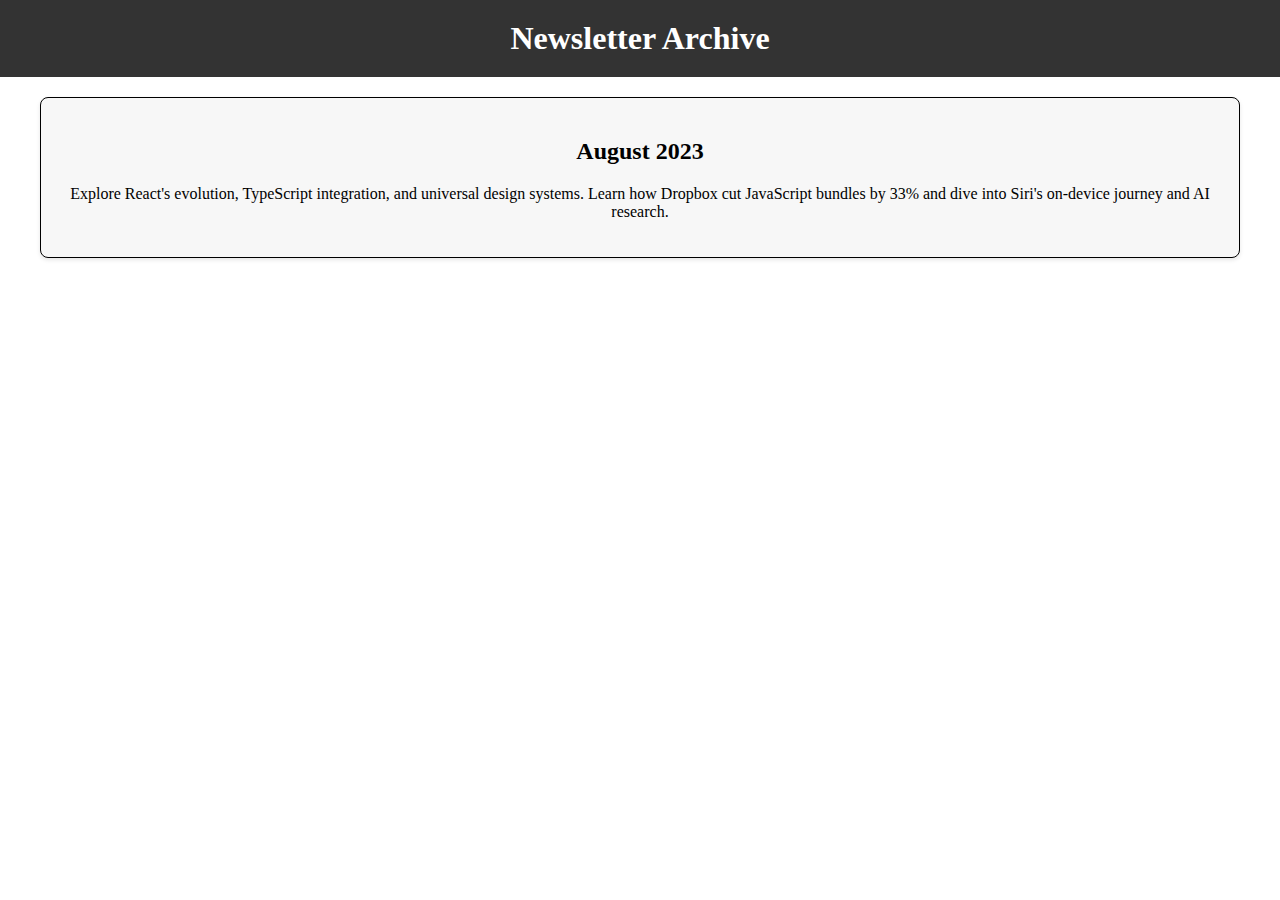
<file: index.html>
<!DOCTYPE html>
<html lang="en">
<head>
    <meta charset="UTF-8">
    <meta name="viewport" content="width=device-width, initial-scale=1.0">
    <link rel="stylesheet" href="./newletter.css">
    <title>Newsletter Archive</title>
</head>
<body>
    <header>
        <h1>Newsletter Archive</h1>
    </header>
    <div class="cards">
        <a href="./August 2023/August23.html" style="text-decoration: none; color: inherit;">
            <div class="card" id="august-card">
                <h2>August 2023</h2>
                <p>Explore React's evolution, TypeScript integration, and universal design systems. Learn how Dropbox cut JavaScript bundles by 33% and dive into Siri's on-device journey and AI research.</p>
            </div>
        </a>
    </div>
   

    
    <!-- Add more sections for additional months -->
</body>
</html>
</file>
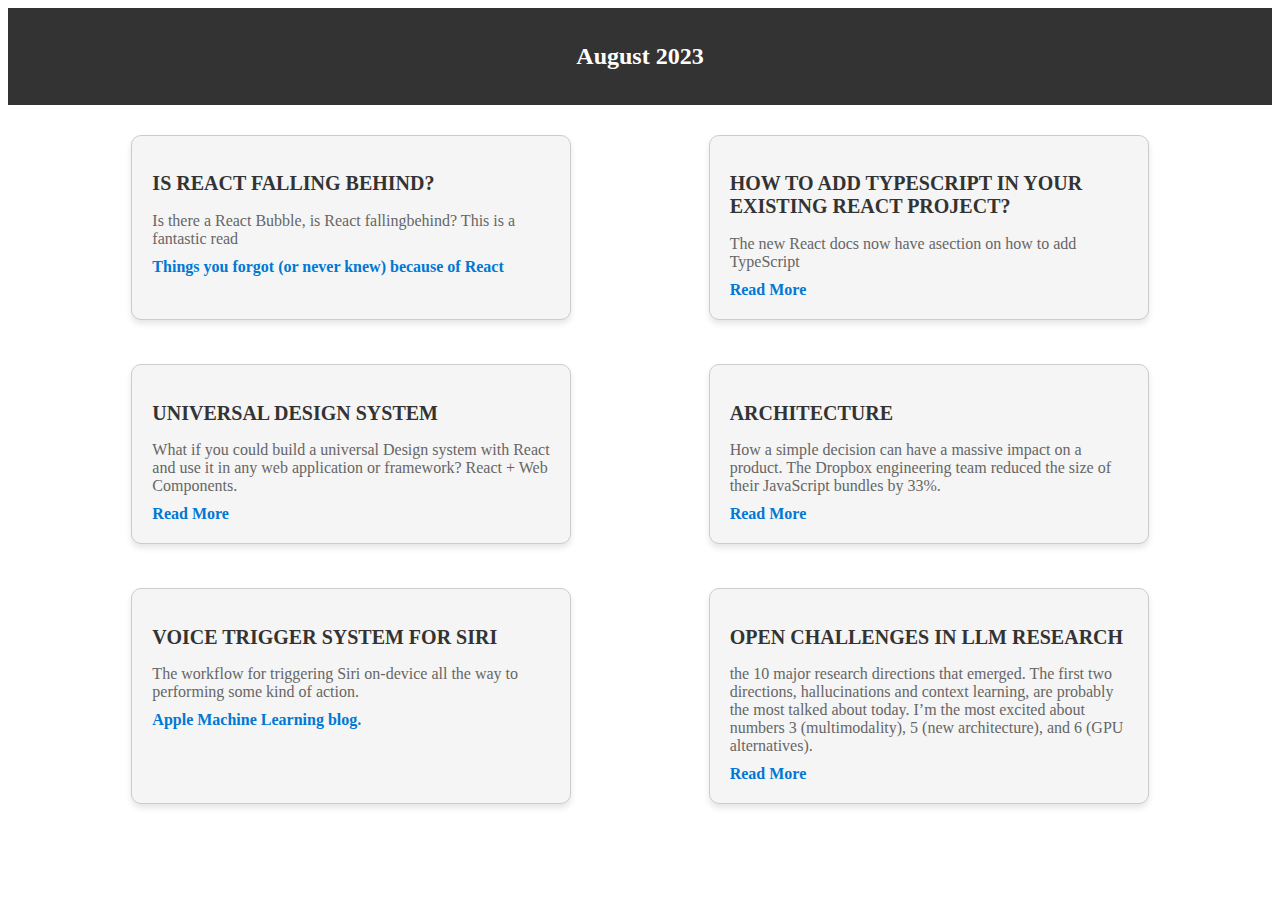
<file: August 2023/August23.html>
<!DOCTYPE html>
<html lang="en">
<head>
    <meta charset="UTF-8">
    <meta name="viewport" content="width=device-width, initial-scale=1.0">
    <link rel="stylesheet" href="./August23.css">
    <title>August 2023 Newsletter</title>
</head>
<body>
    <header>
        <h2>August 2023</h2>
    </header>
    <div class="cards">
        <div class="card">
            <h2>IS REACT FALLING BEHIND?</h2>
            <p>Is there a React Bubble, is React fallingbehind? This is a fantastic read</p>
            <a href="https://joshcollinsworth.com/blog/antiquated-react" target='_blank'>Things you forgot (or never knew) because of React
                </a>
        </div>
        <div class="card">
            <h2>HOW TO ADD TYPESCRIPT IN YOUR EXISTING REACT PROJECT?</h2>
            <p>The new React docs now have asection on how to add TypeScript</p>
            <a href="https://react.dev/learn/typescript" target='_blank'>Read More</a>
        </div>
        <div class="card">
            <h2>UNIVERSAL
                DESIGN
                SYSTEM</h2>
            <p>What if you could build a universal Design
                system with React and use it in any web
                application or framework? React + Web
                Components.</p>
            <a href="https://www.voorhoede.nl/en/blog/building-design-system-react-web-components/" target='_blank'>Read More</a>
        </div> <div class="card">
            <h2>ARCHITECTURE</h2>
            <p>How a simple decision can have a massive
                impact on a product.
                The Dropbox engineering team reduced the
                size of their JavaScript bundles by 33%.</p>
            <a href="https://dropbox.tech/frontend/how-we-reduced-the-size-of-our-javascript-bundles-by-33-percent" target='_blank'>Read More</a>
        </div> <div class="card">
            <h2>VOICE
                TRIGGER
                SYSTEM FOR
                SIRI</h2>
            <p>The workflow for triggering Siri on-device
                all the way to performing some kind of
                action.</p>
            <a href="https://machinelearning.apple.com/research/voice-trigger" target='_blank'>Apple Machine Learning
                blog.
                </a>
        </div>
        <div class="card">
            <h2>OPEN
                CHALLENGES
                IN LLM
                RESEARCH</h2>
            <p>the 10 major research directions that
                emerged. The first two directions,
                hallucinations and context learning, are
                probably the most talked about today. I’m
                the most excited about numbers 3
                (multimodality), 5 (new architecture), and
                6 (GPU alternatives). </p>
            <a href="https://huyenchip.com/2023/08/16/llm-research-open-challenges.html" target='_blank'>Read More</a>
        </div>
        
    </div>

    <!-- Include any additional content or scripts as needed -->

</body>
</html>
</file>
<file: August 2023/August23.css>
/* In your August23.css file */

/* Styling for the header */
header {
    background-color: #333;
    color: #fff;
    text-align: center;
    padding: 15px 0;
}

/* Styling for the individual cards in the August 2023 page */
.cards {
    display: flex;
    flex-wrap: wrap;
    justify-content: space-evenly;
    margin: 20px;
    gap: 24px;
}

.card {
    flex-basis: calc(33.33% - 10px); /* Reduce the spacing between cards */
    background-color: #f5f5f5;
    border: 1px solid #ccc;
    border-radius: 10px;
    padding: 20px;
    margin: 10px;
    box-shadow: 0px 4px 6px rgba(0, 0, 0, 0.1);
    transition: transform 0.2s ease-in-out;
}

.card:hover {
    transform: scale(1.05);
}

.card h2 {
    font-size: 20px;
    color: #333;
}

.card p {
    font-size: 16px;
    color: #666;
    margin: 10px 0;
}

.card a {
    display: inline-block;
    font-weight: bold;
    color: #0078d4;
    text-decoration: none;
    transition: color 0.2s;
}

.card a:hover {
    color: #0050a3;
}

/* Media query for mobile view (max-width: 768px) */
@media screen and (max-width: 768px) {
    .cards {
        flex-direction: column;
        align-items: center;
    }

    .card {
        flex-basis: 100%; /* Show one card per row on mobile */
        margin: 10px 0;
    }
}
</file>
<file: newletter.css>
/* In your existing CSS */

/* Reset some default styles for the body and header */
body, h1 {
    margin: 0;
    padding: 0;
}

header {
    background-color: #333;
    color: #fff;
    text-align: center;
    padding: 20px 0;
}

.cards {
    display: grid;
    grid-template-columns: repeat(auto-fit, minmax(280px, 1fr));
    gap: 20px;
    max-width: 1200px;
    padding: 20px;
    margin-left: auto; /* Add margin-left: auto to push the container to the center */
    margin-right: auto;
}

@media (max-width: 1024px) {
    .card-container {
        grid-template-columns: 1fr;
    }
}

.card {
    background-color: #f7f7f7; /* Off-white background */
    border: 1px solid #000; /* Black border */
    border-radius: 8px;
    box-shadow: 0 2px 4px rgba(0, 0, 0, 0.1);
    padding: 20px;
    cursor: pointer;
    text-align: center;
    transition: transform 0.2s ease;
}

.card:hover {
    transform: scale(1.05);
}

/* Style the link (anchor) */
.card a {
    display: block;
    margin-top: 15px; /* Slightly increase the top margin */
    font-weight: bold;
    color: #0078d4;
    text-decoration: none;
    transition: color 0.2s;
}

.card a:hover {
    color: #0050a3;
    text-decoration: none; /* Remove underline on hover */
}
</file>
